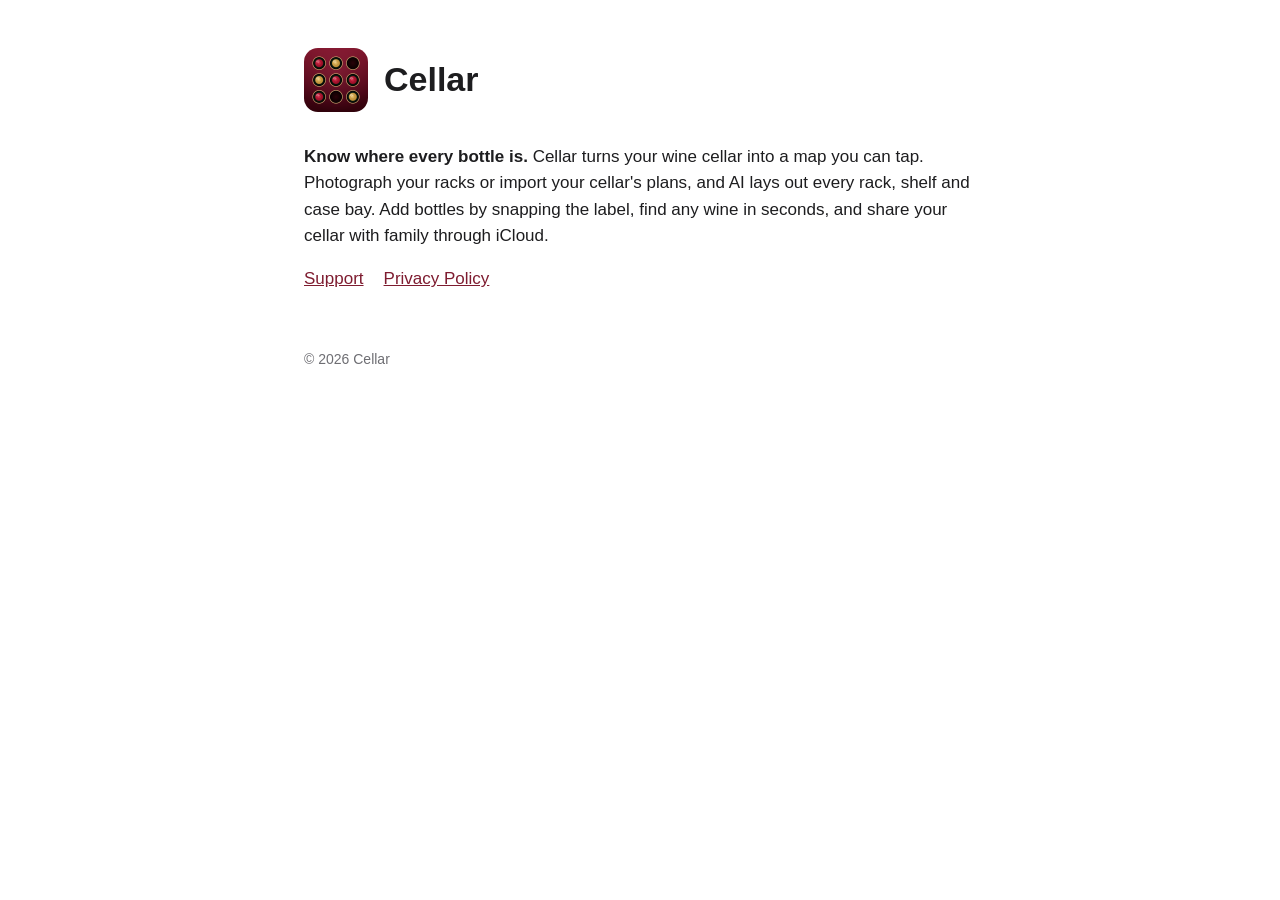
<file: index.html>
<!DOCTYPE html>
<html lang="en">
<head>
  <meta charset="utf-8">
  <meta name="viewport" content="width=device-width, initial-scale=1">
  <title>Cellar — know where every bottle is</title>
  <link rel="stylesheet" href="style.css">
</head>
<body>
<main>
  <header><img src="icon.png" alt=""><h1>Cellar</h1></header>
  <p><strong>Know where every bottle is.</strong> Cellar turns your wine cellar into a map you can tap. Photograph your racks
    or import your cellar's plans, and AI lays out every rack, shelf and case bay. Add bottles by snapping the label, find any
    wine in seconds, and share your cellar with family through iCloud.</p>
  <nav><a href="support.html">Support</a><a href="privacy.html">Privacy Policy</a></nav>
  <footer>© 2026 Cellar</footer>
</main>
</body>
</html>
</file>
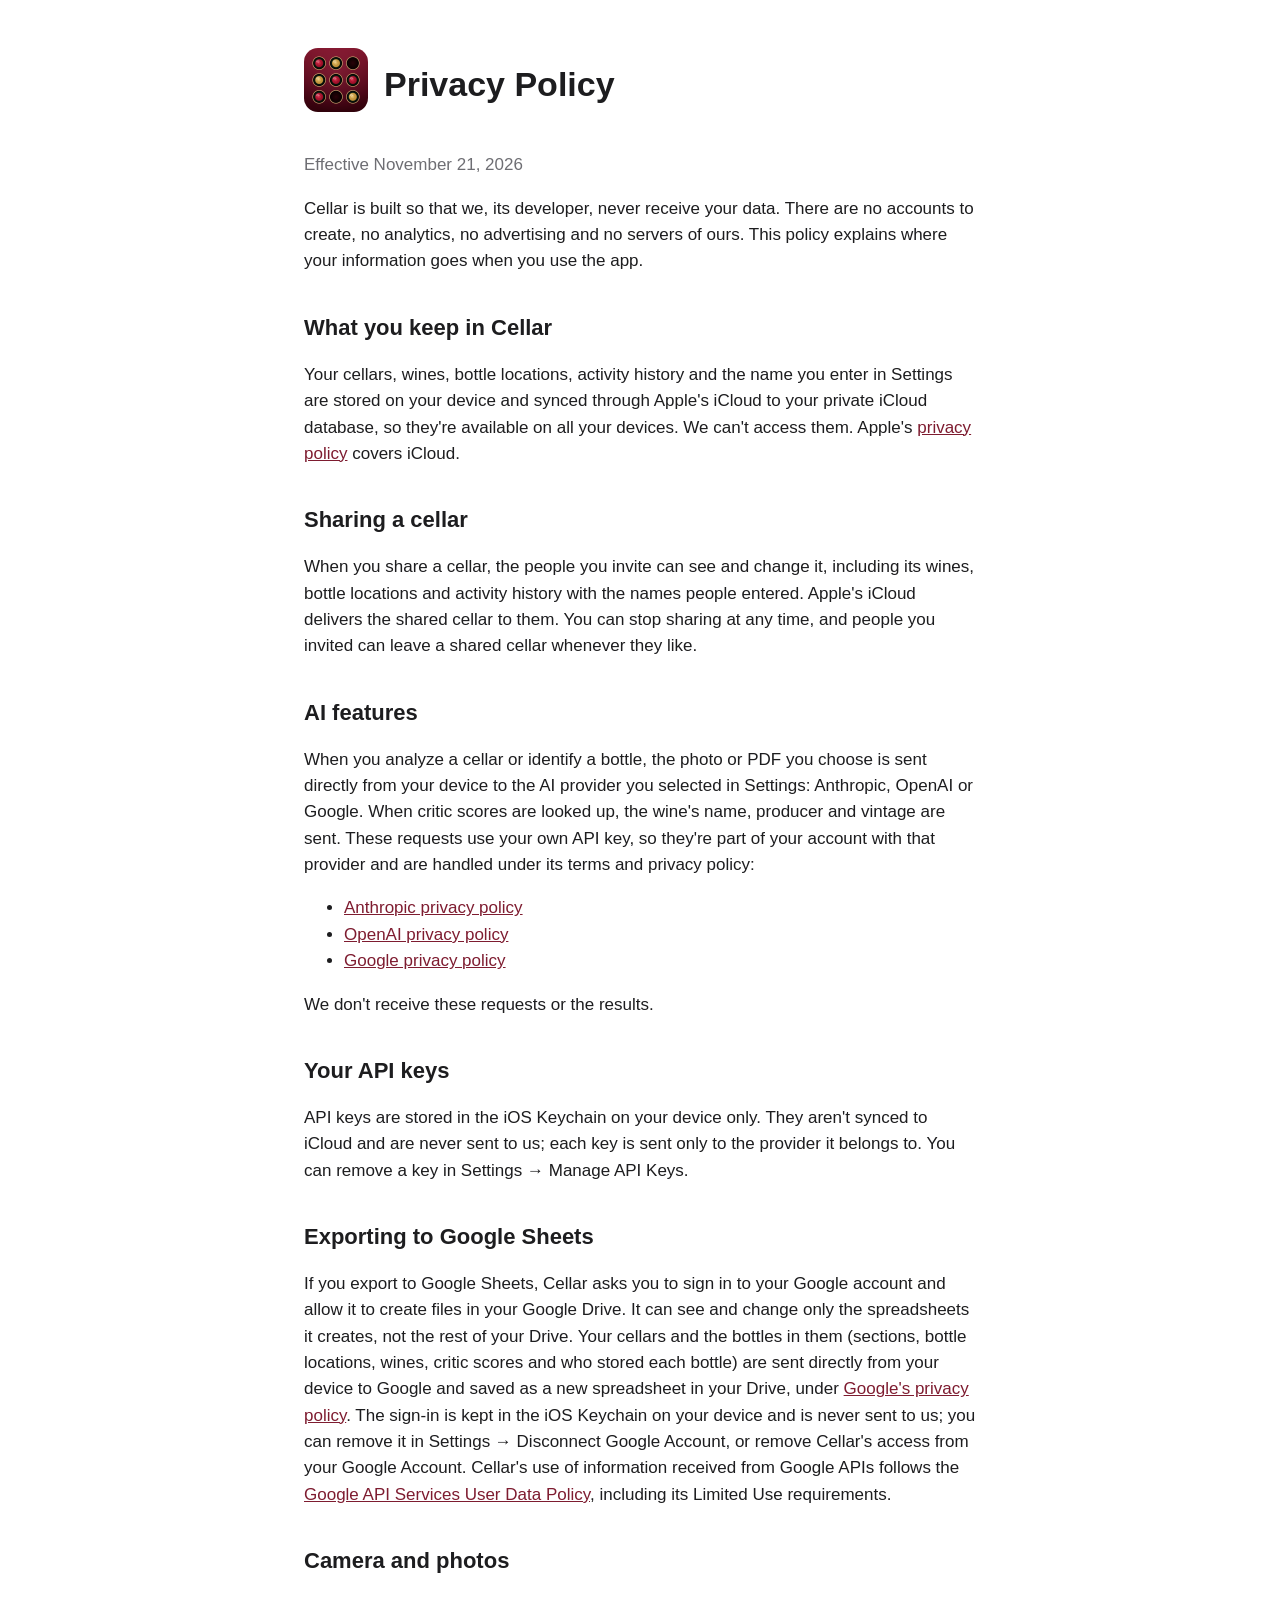
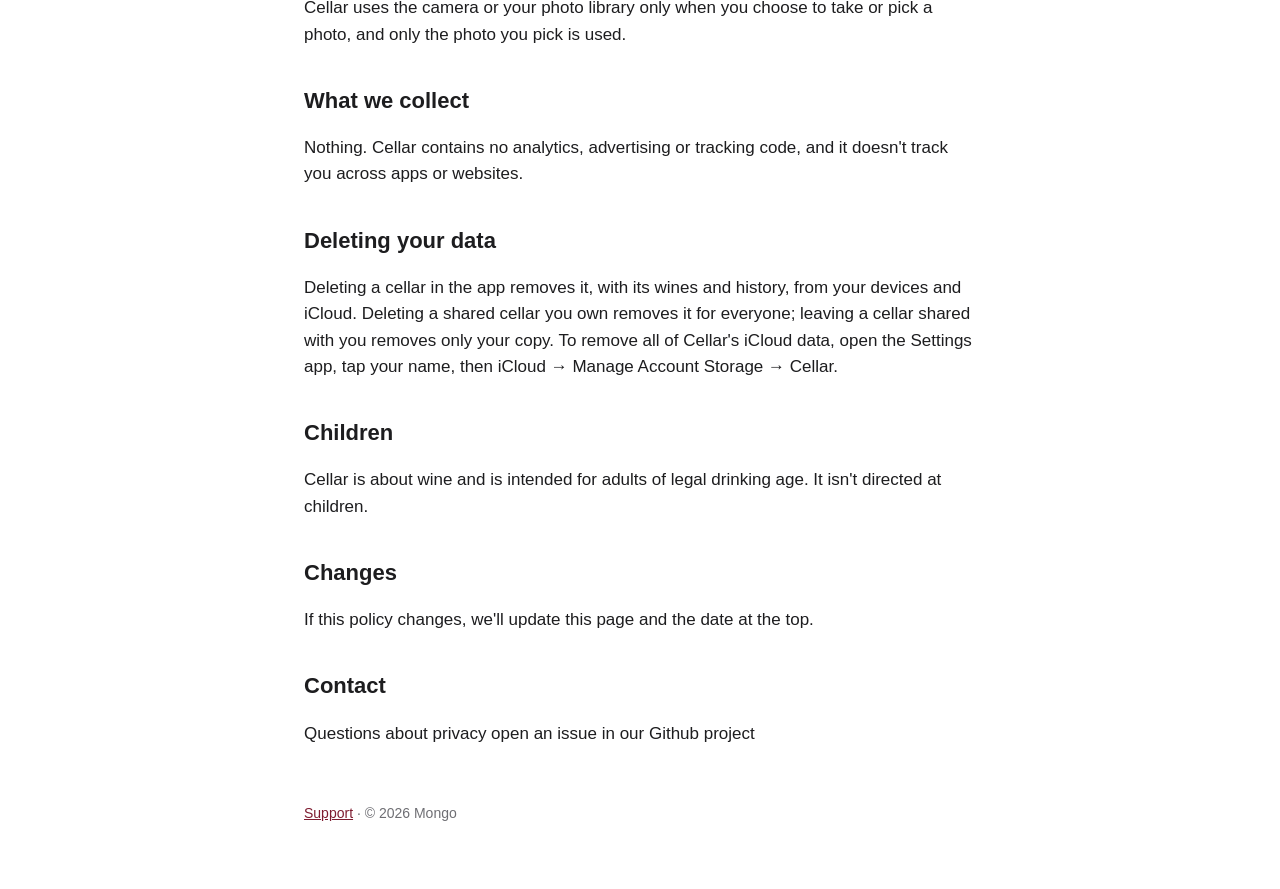
<file: privacy.html>
<!DOCTYPE html>
<html lang="en">
<head>
  <meta charset="utf-8">
  <meta name="viewport" content="width=device-width, initial-scale=1">
  <title>Cellar — Privacy Policy</title>
  <link rel="stylesheet" href="style.css">
</head>
<body>
<main>
  <header><a href="index.html"><img src="icon.png" alt=""></a><h1>Privacy Policy</h1></header>
  <p class="muted">Effective November 21, 2026</p>

  <p>Cellar is built so that we, its developer, never receive your data. There are no accounts to create, no analytics,
    no advertising and no servers of ours. This policy explains where your information goes when you use the app.</p>

  <h2>What you keep in Cellar</h2>
  <p>Your cellars, wines, bottle locations, activity history and the name you enter in Settings are stored on your device
    and synced through Apple's iCloud to your private iCloud database, so they're available on all your devices.
    We can't access them. Apple's <a href="https://www.apple.com/legal/privacy/">privacy policy</a> covers iCloud.</p>

  <h2>Sharing a cellar</h2>
  <p>When you share a cellar, the people you invite can see and change it, including its wines, bottle locations and
    activity history with the names people entered. Apple's iCloud delivers the shared cellar to them. You can stop sharing
    at any time, and people you invited can leave a shared cellar whenever they like.</p>

  <h2>AI features</h2>
  <p>When you analyze a cellar or identify a bottle, the photo or PDF you choose is sent directly from your device to the
    AI provider you selected in Settings: Anthropic, OpenAI or Google. When critic scores are looked up, the wine's name,
    producer and vintage are sent. These requests use your own API key, so they're part of your account with that provider
    and are handled under its terms and privacy policy:</p>
  <ul>
    <li><a href="https://www.anthropic.com/legal/privacy">Anthropic privacy policy</a></li>
    <li><a href="https://openai.com/policies/privacy-policy/">OpenAI privacy policy</a></li>
    <li><a href="https://policies.google.com/privacy">Google privacy policy</a></li>
  </ul>
  <p>We don't receive these requests or the results.</p>

  <h2>Your API keys</h2>
  <p>API keys are stored in the iOS Keychain on your device only. They aren't synced to iCloud and are never sent to us;
    each key is sent only to the provider it belongs to. You can remove a key in Settings → Manage API Keys.</p>

  <h2>Exporting to Google Sheets</h2>
  <p>If you export to Google Sheets, Cellar asks you to sign in to your Google account and allow it to create files in your
    Google Drive. It can see and change only the spreadsheets it creates, not the rest of your Drive. Your cellars and the
    bottles in them (sections, bottle locations, wines, critic scores and who stored each bottle) are sent directly from
    your device to Google and saved as a new spreadsheet in your Drive, under
    <a href="https://policies.google.com/privacy">Google's privacy policy</a>. The sign-in is kept in the iOS Keychain on
    your device and is never sent to us; you can remove it in Settings → Disconnect Google Account, or remove Cellar's
    access from your Google Account. Cellar's use of information received from Google APIs follows the
    <a href="https://developers.google.com/terms/api-services-user-data-policy">Google API Services User Data Policy</a>,
    including its Limited Use requirements.</p>

  <h2>Camera and photos</h2>
  <p>Cellar uses the camera or your photo library only when you choose to take or pick a photo, and only the photo you pick
    is used.</p>

  <h2>What we collect</h2>
  <p>Nothing. Cellar contains no analytics, advertising or tracking code, and it doesn't track you across apps or websites.</p>

  <h2>Deleting your data</h2>
  <p>Deleting a cellar in the app removes it, with its wines and history, from your devices and iCloud. Deleting a shared
    cellar you own removes it for everyone; leaving a cellar shared with you removes only your copy. To remove all of
    Cellar's iCloud data, open the Settings app, tap your name, then iCloud → Manage Account Storage → Cellar.</p>

  <h2>Children</h2>
  <p>Cellar is about wine and is intended for adults of legal drinking age. It isn't directed at children.</p>

  <h2>Changes</h2>
  <p>If this policy changes, we'll update this page and the date at the top.</p>

  <h2>Contact</h2>
  <p>Questions about privacy open an issue in our Github project</p>

  <footer><a href="support.html">Support</a> · © 2026 Mongo</footer>
</main>
</body>
</html>
</file>
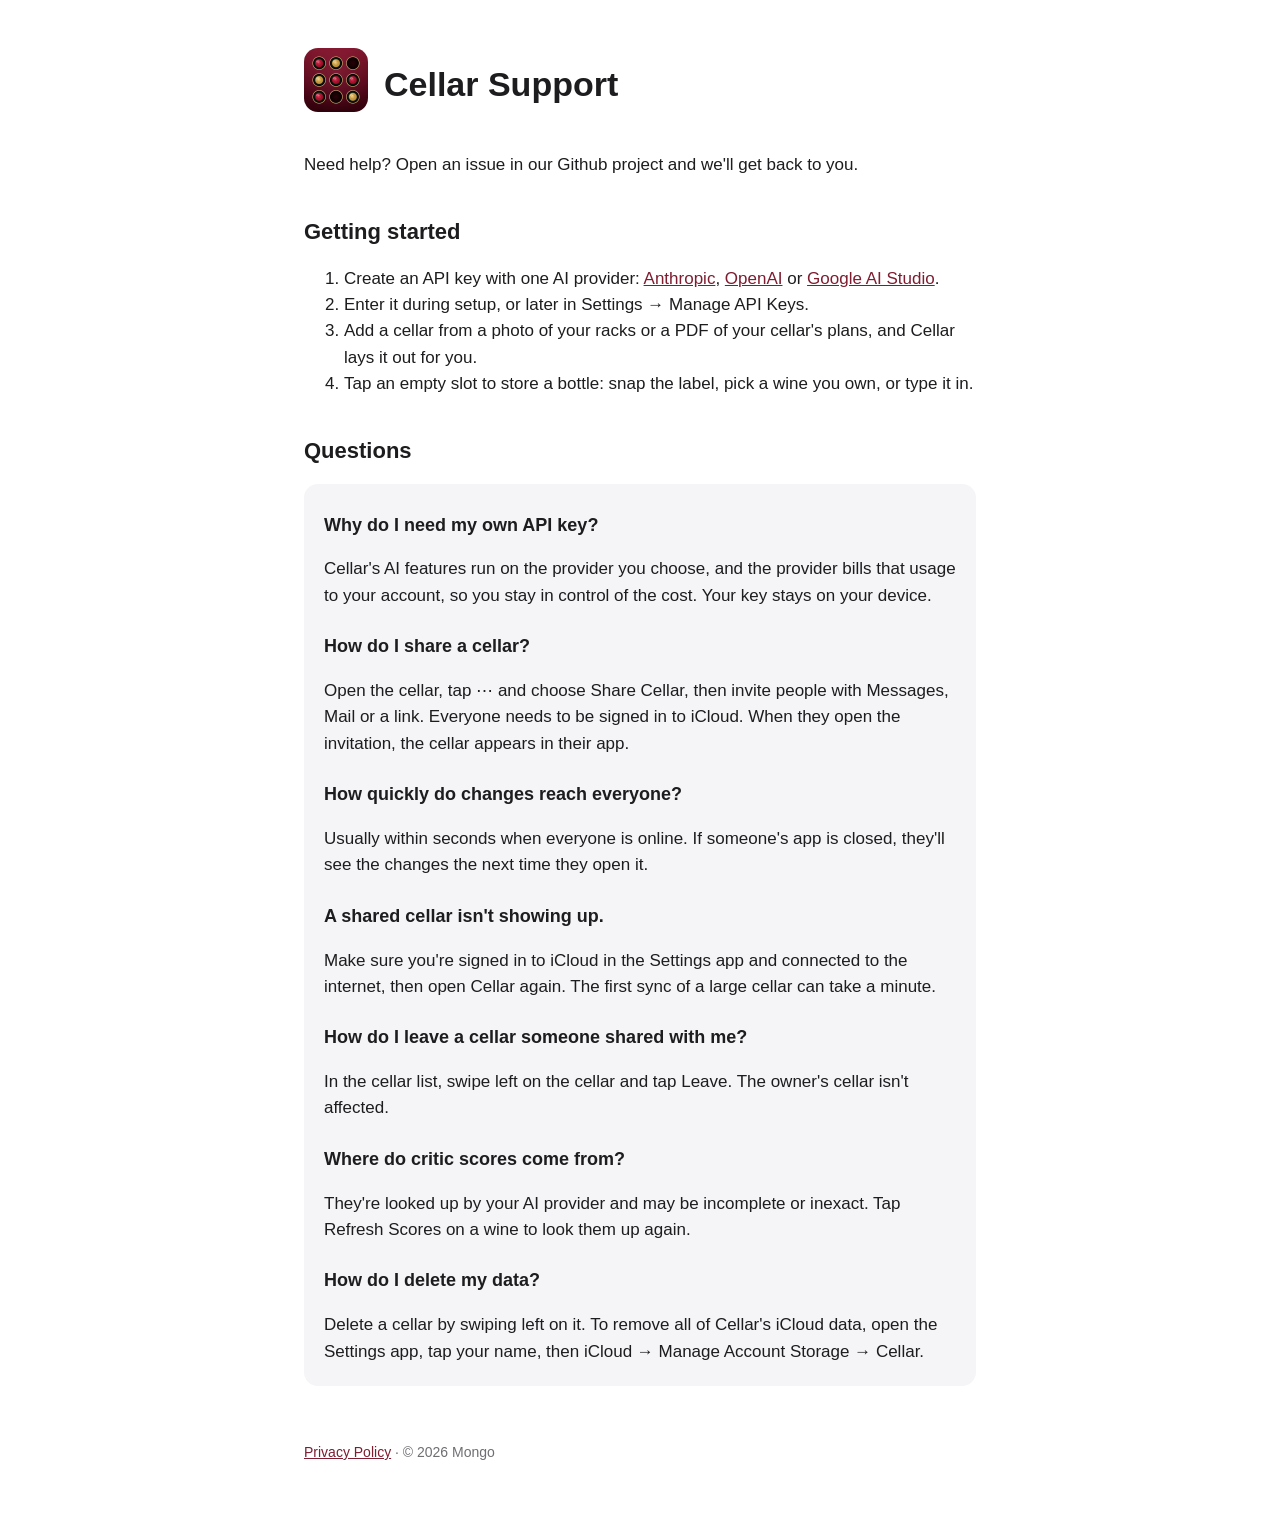
<file: support.html>
<!DOCTYPE html>
<html lang="en">
<head>
  <meta charset="utf-8">
  <meta name="viewport" content="width=device-width, initial-scale=1">
  <title>Cellar — Support</title>
  <link rel="stylesheet" href="style.css">
</head>
<body>
<main>
  <header><a href="index.html"><img src="icon.png" alt=""></a><h1>Cellar Support</h1></header>
  <p>Need help? Open an issue in our Github project and we'll get back to you.</p>

  <h2>Getting started</h2>
  <ol>
    <li>Create an API key with one AI provider:
      <a href="https://console.anthropic.com/settings/keys">Anthropic</a>,
      <a href="https://platform.openai.com/api-keys">OpenAI</a> or
      <a href="https://aistudio.google.com/app/apikey">Google AI Studio</a>.</li>
    <li>Enter it during setup, or later in Settings → Manage API Keys.</li>
    <li>Add a cellar from a photo of your racks or a PDF of your cellar's plans, and Cellar lays it out for you.</li>
    <li>Tap an empty slot to store a bottle: snap the label, pick a wine you own, or type it in.</li>
  </ol>

  <h2>Questions</h2>
  <div class="card">
    <h3>Why do I need my own API key?</h3>
    <p>Cellar's AI features run on the provider you choose, and the provider bills that usage to your account, so you stay in
      control of the cost. Your key stays on your device.</p>

    <h3>How do I share a cellar?</h3>
    <p>Open the cellar, tap ⋯ and choose Share Cellar, then invite people with Messages, Mail or a link. Everyone needs to be
      signed in to iCloud. When they open the invitation, the cellar appears in their app.</p>

    <h3>How quickly do changes reach everyone?</h3>
    <p>Usually within seconds when everyone is online. If someone's app is closed, they'll see the changes the next time
      they open it.</p>

    <h3>A shared cellar isn't showing up.</h3>
    <p>Make sure you're signed in to iCloud in the Settings app and connected to the internet, then open Cellar again.
      The first sync of a large cellar can take a minute.</p>

    <h3>How do I leave a cellar someone shared with me?</h3>
    <p>In the cellar list, swipe left on the cellar and tap Leave. The owner's cellar isn't affected.</p>

    <h3>Where do critic scores come from?</h3>
    <p>They're looked up by your AI provider and may be incomplete or inexact. Tap Refresh Scores on a wine to look them up
      again.</p>

    <h3>How do I delete my data?</h3>
    <p>Delete a cellar by swiping left on it. To remove all of Cellar's iCloud data, open the Settings app, tap your name,
      then iCloud → Manage Account Storage → Cellar.</p>
  </div>

  <footer><a href="privacy.html">Privacy Policy</a> · © 2026 Mongo</footer>
</main>
</body>
</html>
</file>
<file: style.css>
:root { --accent: #7e1c30; --text: #1d1d1f; --muted: #6e6e73; --bg: #ffffff; --card: #f5f5f7; }
@media (prefers-color-scheme: dark) {
  :root { --accent: #e0607a; --text: #f5f5f7; --muted: #a1a1a6; --bg: #000000; --card: #1c1c1e; }
}
* { box-sizing: border-box; }
body { margin: 0; font: 17px/1.55 -apple-system, BlinkMacSystemFont, "Segoe UI", Helvetica, Arial, sans-serif;
       color: var(--text); background: var(--bg); }
main { max-width: 720px; margin: 0 auto; padding: 48px 24px 64px; }
header { display: flex; align-items: center; gap: 16px; margin-bottom: 32px; }
header img { width: 64px; height: 64px; border-radius: 14px; }
header a { color: inherit; text-decoration: none; }
h1 { font-size: 34px; line-height: 1.15; margin: 0; }
h2 { font-size: 22px; margin: 36px 0 8px; }
h3 { font-size: 18px; margin: 24px 0 4px; }
p, li { color: var(--text); }
.muted, footer { color: var(--muted); }
a { color: var(--accent); }
.card { background: var(--card); border-radius: 14px; padding: 4px 20px; margin: 16px 0; }
nav a { margin-right: 20px; }
footer { margin-top: 56px; font-size: 14px; }
</file>
